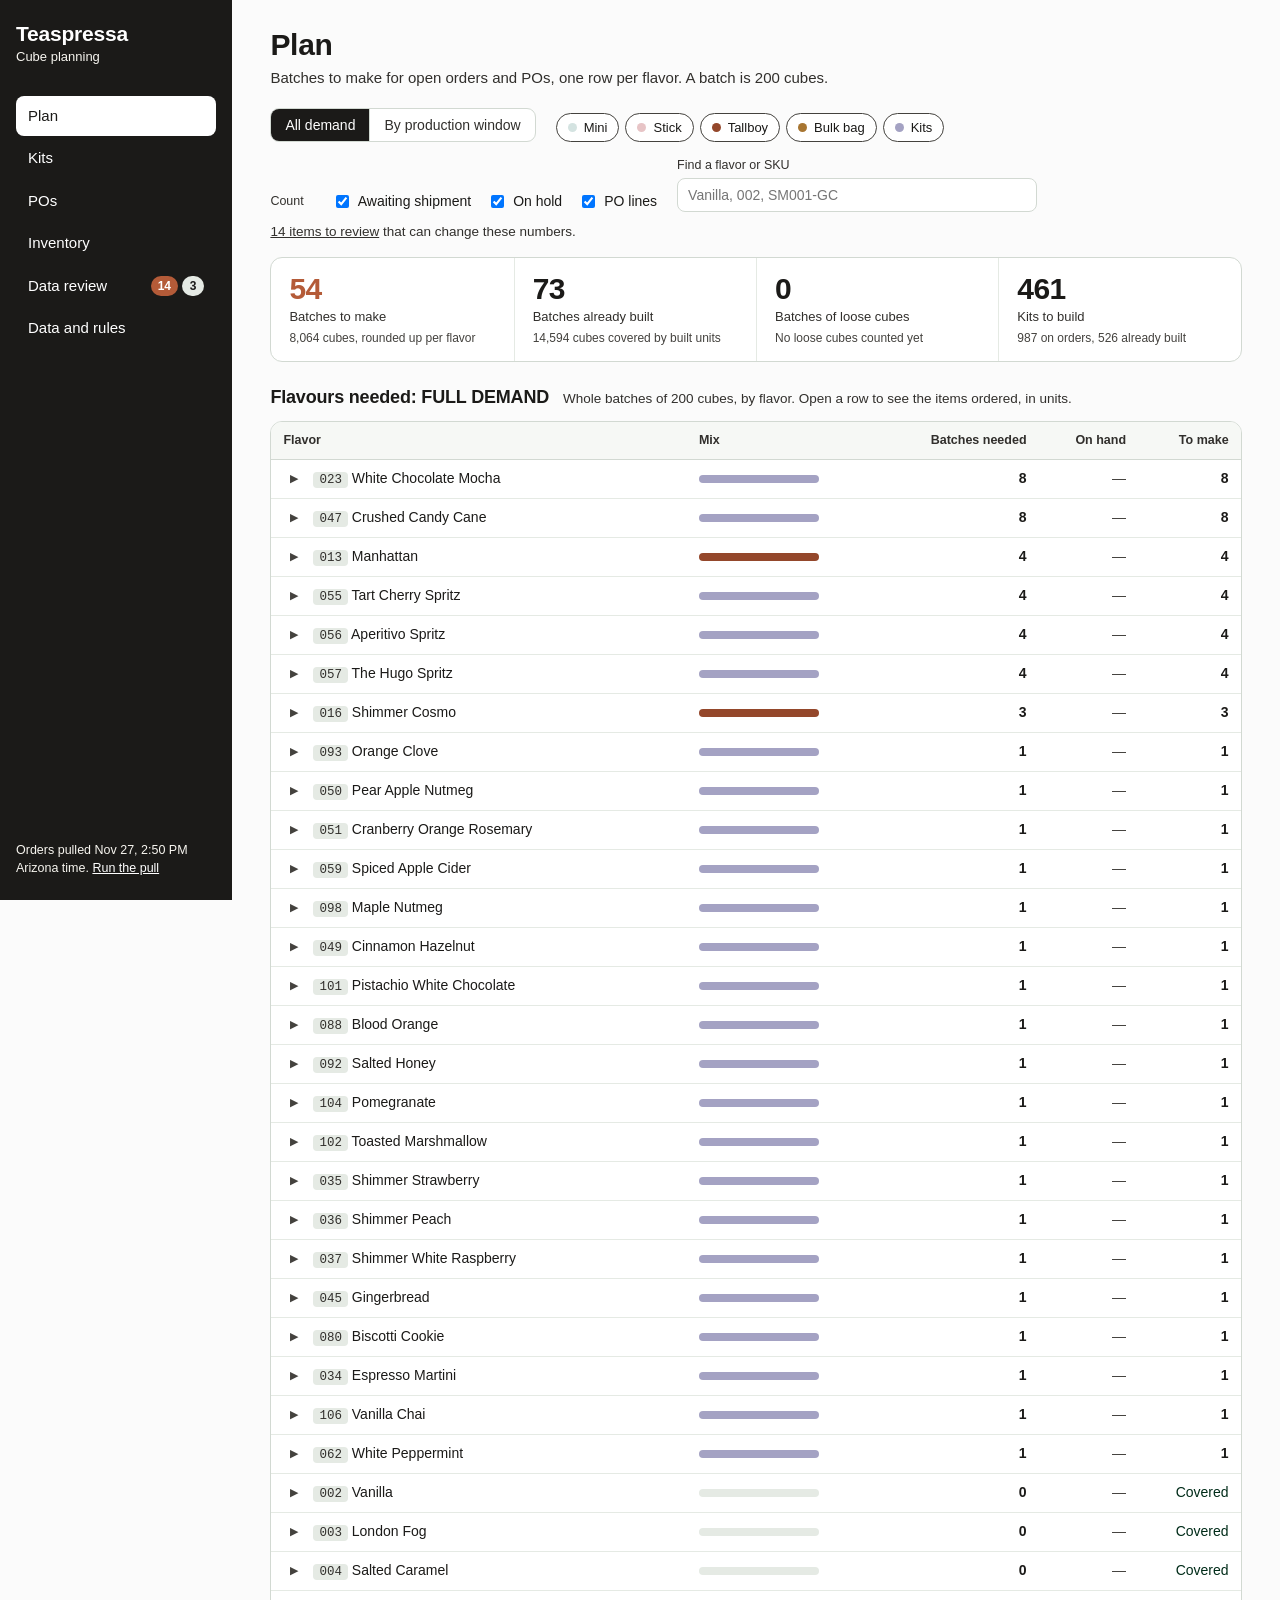
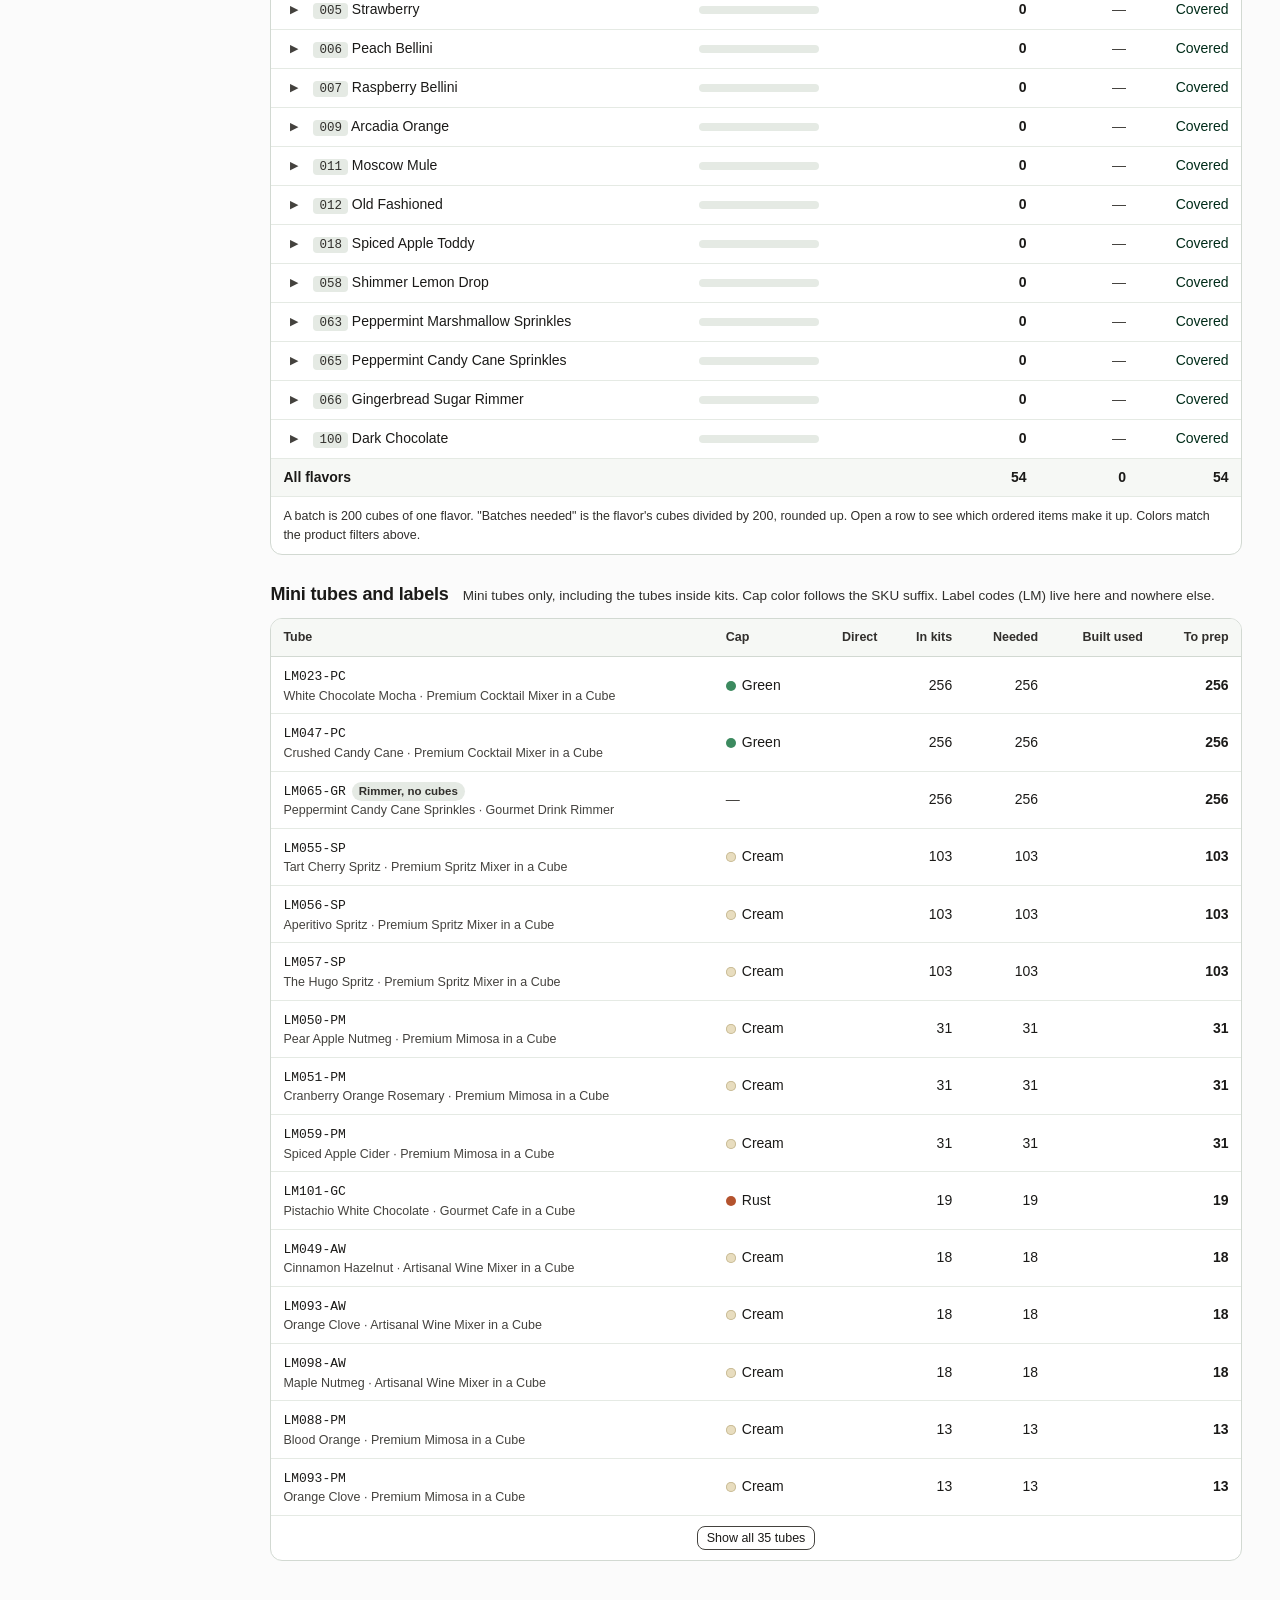
<file: index.html>
<!DOCTYPE html>
<html lang="en">
<head>
  <meta charset="utf-8">
  <meta name="viewport" content="width=device-width, initial-scale=1, viewport-fit=cover">
  <title>Cube planning</title>
  <link rel="preconnect" href="https://fonts.googleapis.com">
  <link rel="preconnect" href="https://fonts.gstatic.com" crossorigin>
  <link rel="stylesheet" href="https://fonts.googleapis.com/css2?family=Bricolage+Grotesque:wght@500;700&family=Hanken+Grotesk:wght@400;500;600&display=swap">
  <link rel="stylesheet" href="css/app.css">
</head>
<body>
<a class="skip" href="#main">Skip to content</a>
<div class="shell">

  <aside class="rail">
    <div class="brand"><b>Teaspressa</b><span>Cube planning</span></div>
    <nav id="nav" aria-label="Pages">
      <a href="#plan" data-view="plan">Plan</a>
      <a href="#kits" data-view="kits">Kits</a>
      <a href="#pos" data-view="pos">POs</a>
      <a href="#inventory" data-view="inventory">Inventory</a>
      <a href="#review" data-view="review">Data review <span class="badges"><span class="badge" id="badge" hidden></span><span class="badge soft" id="badge2" hidden></span></span></a>
      <a href="#data" data-view="data">Data and rules</a>
    </nav>
    <div class="fresh" id="fresh"></div>
  </aside>

  <main id="main">
    <div class="err" id="err" role="alert" hidden></div>

    <!-- PLAN -->
    <section id="v-plan" data-page="plan" hidden>
      <header class="head">
        <h1>Plan</h1>
        <p>Batches to make for open orders and POs, one row per flavor. A batch is 200 cubes.</p>
      </header>

      <div class="toolbar">
        <div class="seg" role="group" aria-label="View">
          <button type="button" data-act="mode" data-mode="all" aria-pressed="true">All demand</button>
          <button type="button" data-act="mode" data-mode="window" aria-pressed="false">By production window</button>
        </div>
        <div class="chips" role="group" aria-label="Product types" id="typeChips"></div>
      </div>
      <div class="toolbar">
        <fieldset class="checks">
          <legend>Count</legend>
          <label><input type="checkbox" class="st" value="awaiting_shipment" checked> Awaiting shipment</label>
          <label><input type="checkbox" class="st" value="on_hold" checked> On hold</label>
          <label><input type="checkbox" id="incPO" checked> PO lines</label>
        </fieldset>
        <label class="search"><span>Find a flavor or SKU</span><input type="search" id="q" placeholder="Vanilla, 002, SM001-GC"></label>
      </div>

      <div id="notes"></div>
      <div class="tally" id="tally" aria-live="polite"></div>

      <section class="block">
        <div class="block-h"><h2 id="planTitle">What to make</h2><p id="planNote"></p></div>
        <div id="flavorTable" class="scroll"></div>
      </section>

      <section class="block">
        <div class="block-h"><h2>Mini tubes and labels</h2><p>Mini tubes only, including the tubes inside kits. Cap color follows the SKU suffix. Label codes (LM) live here and nowhere else.</p></div>
        <div id="prepTable" class="scroll"></div>
      </section>
    </section>

    <!-- KITS -->
    <section id="v-kits" data-page="kits" hidden>
      <header class="head">
        <h1>Kits</h1>
        <p>Which kits to build, the Mini SKUs inside each one, and what's already built.</p>
        <p><button type="button" class="btn sm" data-act="jump" data-to="kitTubesBlock">Jump to tubes to make</button></p>
      </header>
      <div class="toolbar">
        <div class="seg" role="group" aria-label="Show kits">
          <button type="button" data-act="kitfilter" data-f="all" aria-pressed="true">All kits</button>
          <button type="button" data-act="kitfilter" data-f="build" aria-pressed="false">Needs building</button>
          <button type="button" data-act="kitfilter" data-f="blocked" aria-pressed="false">Flagged</button>
        </div>
        <label class="search"><span>Find a kit, Mini SKU, or flavor</span><input type="search" id="kitQ" placeholder="GS102, SM001-GC, vanilla"></label>
      </div>
      <div class="tally" id="kitTally"></div>
      <div id="kitList"></div>
      <section class="block" id="kitTubesBlock">
        <div class="block-h"><h2>Tubes to make and label for kits</h2><p>Tubes by Mini SKU, after built kits and built Minis. Batches count every cube of a flavor together, across kits and label variants.</p>
          <button type="button" class="btn sm quiet" data-act="jump" data-to="main">Back to top</button></div>
        <div id="kitTubes" class="scroll"></div>
      </section>
    </section>

    <!-- POS -->
    <section id="v-pos" data-page="pos" hidden>
      <header class="head">
        <h1>POs</h1>
        <p>One PO at a time: the SKUs, kits, tubes and batches it takes on its own. POs are also counted in the Plan and Kits.</p>
      </header>
      <div id="poNote"></div>
      <section class="block"><div class="block-h"><h2>Open POs</h2><p>Choose one to see its detail. Update PO lines in <code>data/csv/po_lines.csv</code>.</p></div><div id="poOverview" class="scroll"></div></section>
      <div id="poDetail"></div>
    </section>

    <!-- INVENTORY -->
    <section id="v-inventory" data-page="inventory" hidden>
      <header class="head">
        <h1>Inventory</h1>
        <p>What's built and ready, and how many cubes you have to make more.</p>
      </header>
      <div class="note">Counts live in this browser until you download them and commit the CSVs to <code>data/csv</code>. The long-term inventory source is still open, so this page starts with counts you type or upload.</div>
      <div class="toolbar">
        <label class="search"><span>Find a SKU or flavor</span><input type="search" id="invQ" placeholder="SM001-GC, GS102, vanilla"></label>
        <fieldset class="checks"><legend>Show</legend><label><input type="checkbox" id="invOnly" checked> Only what's on order</label></fieldset>
        <div class="btns">
          <button type="button" class="btn" data-act="upload" data-kind="built">Upload built counts</button>
          <button type="button" class="btn" data-act="upload" data-kind="cubes">Upload cube counts</button>
          <button type="button" class="btn" data-act="dl-inv" data-kind="built">Download built</button>
          <button type="button" class="btn" data-act="dl-inv" data-kind="cubes">Download cubes</button>
        </div>
      </div>
      <div class="err" id="invErr" role="alert" hidden></div>
      <div id="invNotes"></div>
      <div class="two">
        <section class="block">
          <div class="block-h"><h2>Built and ready</h2><p>Finished units. Type a count, or +6 and -6 to adjust. Legacy is an older, unlabeled Mini under a short SKU. It is not used for new SKUs or kits.</p></div>
          <div id="builtTable" class="scroll"></div>
          <div id="legacyBlock"></div>
        </section>
        <section class="block">
          <div class="block-h"><h2>Cubes by flavor</h2><p>Made and loose. Shows what they could make.</p></div>
          <div id="cubesTable" class="scroll"></div>
        </section>
      </div>
      <section class="block">
        <div class="block-h"><h2>Edits in this browser</h2></div>
        <div id="invLog"></div>
      </section>
    </section>

    <!-- REVIEW -->
    <section id="v-review" data-page="review" hidden>
      <header class="head">
        <h1>Data review</h1>
        <p>Things to check in the product, kit and order data. The first group can change the numbers. The second can be fixed over time.</p>
      </header>
      <div id="reviewBody"></div>
    </section>

    <!-- DATA -->
    <section id="v-data" data-page="data" hidden>
      <header class="head">
        <h1>Data and rules</h1>
        <p>Where the numbers come from, and the rules and tables behind them. Things to fix are on the Data review page.</p>
      </header>
      <section class="block"><div class="block-h"><h2>Sources</h2><p>Repo files load automatically. An upload or edit replaces a file in this browser only.</p></div><div id="sources" class="sources"></div></section>
      <section class="block"><div class="block-h"><h2>Planning rules</h2><p>Batch size, production windows, and how Faire orders are counted.</p></div><div id="rules"></div></section>
      <section class="block"><div class="block-h"><h2>Products</h2><p>Flavor, cubes per unit, label code, and whether a SKU counts in the plan.</p></div>
        <div class="toolbar"><label class="search"><span>Find a product</span><input type="search" id="prodQ" placeholder="SKU or name"></label></div>
        <div id="products" class="scroll"></div></section>
      <section class="block"><div class="block-h"><h2>Kit components</h2><p>The tubes inside each kit. The Mini SKU comes from the label code. Kit-only Minis aren't in products, and that's fine.</p></div>
        <div class="toolbar"><label class="search"><span>Find a kit, tube, or Mini SKU</span><input type="search" id="compQ" placeholder="GS102, LM001-GC"></label></div>
        <div id="components" class="scroll"></div></section>
      <section class="block"><div class="block-h"><h2>Flavors</h2><p>A flavor code is a recipe. If two codes are the same recipe, say so in "Same recipe as" and they share batches.</p></div>
        <div class="toolbar"><label class="search"><span>Find a flavor</span><input type="search" id="flavQ" placeholder="Code or name"></label>
          <fieldset class="checks"><legend>Show</legend><label><input type="checkbox" id="flavMissing" checked> Only flavors missing a name</label></fieldset></div>
        <div id="flavors" class="scroll"></div></section>
      <details class="fold block"><summary><h2>SKU aliases</h2><span id="aliasCount" class="muted"></span></summary><p class="fold-note">Old or alternate SKUs are matched in the background. You only need this list to remove one.</p><div id="aliases" class="scroll"></div></details>
    </section>
  </main>
</div>
<input type="file" id="fileIn" accept=".csv,text/csv" hidden>
<script src="js/core.js"></script>
<script src="js/app.js"></script>
</body>
</html>
</file>
<file: css/app.css>
:root {
  --paper: #FBFBFB;
   --card: #FFFFFF; 
   --ink: #1B1A18; 
   --ink2: #312f2c;
    --ink3: #44423e;

  --line: #D2D9D2; 
  --line2: #E5EAE4;
  --deep: #1B1A18; 
  --deep2: #191817;
   --on-deep: #FFFFFF; 
   --on-deep2: #F8F6F0;

  --green: #002C19;
   --green-bg: #95A699; 
   --rust: #B45B38; --rust-bg: #F8EFEB; --amber: #B45B38; --amber-bg: #F8EFEB; --focus: #F68E2D;
  --t-mini: #D4E3E1; --t-stick: #E7C4C6; --t-tallboy: #94472B; --t-bulk: #A77531; --t-kit: #A4A2C3;
  --display: sans-serif;
  --body: sans-serif;
  --mono: monospace;
}
* { box-sizing: border-box; }
html { -webkit-text-size-adjust: 100%; }
body { margin: 0; background: var(--paper); color: var(--ink); font: 400 15px/1.5 var(--body); }
h1, h2 { font-family: var(--display); font-weight: 700; margin: 0; letter-spacing: -0.01em; }
h1 { font-size: 30px; line-height: 1.1; }
h2 { font-size: 18px; }
p { margin: 0; }
code { font-family: var(--mono); font-size: 13px; background: var(--line2); padding: 1px 5px; border-radius: 4px; }
a { color: var(--green); }
:focus-visible { outline: 2px solid var(--focus); outline-offset: 2px; }
[hidden] { display: none !important; }
.skip { position: absolute; left: -999px; top: 8px; background: var(--card); padding: 8px 12px; z-index: 10; }
.skip:focus { left: 8px; }

/* Layout: rail + page */
.shell { display: grid; grid-template-columns: 232px minmax(0, 1fr); min-height: 100vh; }
.rail { background: var(--deep); color: var(--on-deep); padding: 22px 16px; display: flex; flex-direction: column; gap: 28px; position: sticky; top: 0; height: 100vh; }
.brand b { display: block; font: 700 21px/1.1 var(--display); letter-spacing: -0.01em; }
.brand span { font-size: 13px; color: var(--on-deep2); }
#nav { display: flex; flex-direction: column; gap: 2px; }
#nav a { color: var(--on-deep); text-decoration: none; padding: 9px 12px; border-radius: 8px; font-weight: 500; display: flex; justify-content: space-between; align-items: center; }
#nav a:hover { background: var(--deep2); }
#nav a[aria-current="page"] { background: var(--on-deep); color: var(--deep); }
.badge { background: var(--rust); color: #fff; font-size: 12px; font-weight: 600; min-width: 22px; text-align: center; padding: 1px 7px; border-radius: 99px; }
.fresh { margin-top: auto; font-size: 12.5px; color: var(--on-deep2); line-height: 1.5; }
.fresh a { color: var(--on-deep); }
main { padding: 28px clamp(16px, 3vw, 40px) 64px; min-width: 0; max-width: 1400px; }
.head { margin-bottom: 18px; }
.head p { color: var(--ink2); margin-top: 6px; }

/* Controls */
.toolbar { display: flex; flex-wrap: wrap; gap: 12px 20px; align-items: flex-end; margin-bottom: 14px; }
.seg { display: inline-flex; border: 1px solid var(--line); border-radius: 9px; background: var(--card); overflow: hidden; }
.seg button { font: 500 14px var(--body); padding: 8px 14px; border: 0; background: transparent; color: var(--ink2); cursor: pointer; }
.seg button + button { border-left: 1px solid var(--line); }
.seg button[aria-pressed="true"] { background: var(--deep); color: var(--on-deep); }
.chips { display: flex; flex-wrap: wrap; gap: 6px; }
.chip { font: 500 13px var(--body); display: inline-flex; align-items: center; gap: 7px; padding: 6px 11px; border: 1px solid var(--line); border-radius: 99px; background: var(--card); color: var(--ink2); cursor: pointer; }
.chip i { width: 9px; height: 9px; border-radius: 50%; background: var(--c); }
.chip[aria-pressed="false"] { opacity: .55; }
.chip[aria-pressed="false"] i { background: transparent; box-shadow: inset 0 0 0 1.5px var(--c); }
.chip[aria-pressed="true"] { color: var(--ink); border-color: var(--ink3); }
.checks { border: 0; padding: 0; margin: 0; display: flex; flex-wrap: wrap; gap: 4px 16px; align-items: center; font-size: 14px; }
.checks legend { font-size: 12.5px; color: var(--ink2); padding: 0; margin-bottom: 4px; float: left; margin-right: 12px; margin-bottom: 0; line-height: 1.5; }
.checks label { display: inline-flex; align-items: center; gap: 6px; cursor: pointer; }
.search { display: flex; flex-direction: column; gap: 4px; font-size: 12.5px; color: var(--ink2); flex: 1; min-width: 200px; max-width: 360px; }
input[type=search], input[type=text], input[type=number], select { font: 400 14px var(--body); padding: 8px 10px; border: 1px solid var(--line); border-radius: 8px; background: var(--card); color: var(--ink); min-width: 0; }
.btns { display: flex; flex-wrap: wrap; gap: 8px; margin-left: auto; }
.btn { font: 500 13.5px var(--body); padding: 7px 12px; border: 1px solid var(--ink3); border-radius: 8px; background: var(--card); color: var(--ink); cursor: pointer; }
.btn:hover { background: var(--line2); }
.btn.primary { background: var(--deep); color: var(--on-deep); border-color: var(--deep); }
.btn.sm { padding: 4px 9px; font-size: 12.5px; }
.btn.quiet { border-color: var(--line); color: var(--ink2); }

/* Notices */
.note, .warn { font-size: 14px; padding: 10px 14px; border-radius: 9px; margin-bottom: 14px; background: var(--card); border: 1px solid var(--line); color: var(--ink2); }
.warn { background: var(--amber-bg); border-color: #E3D09A; color: #4F3706; }
.err { background: var(--rust-bg); border: 1px solid #E5B9A5; color: #6B2B14; padding: 10px 14px; border-radius: 9px; margin-bottom: 14px; }
.warn p + p { margin-top: 4px; }

/* Tally strip */
.tally { display: grid; grid-template-columns: repeat(4, minmax(0, 1fr)); background: var(--card); border: 1px solid var(--line); border-radius: 12px; margin-bottom: 22px; }
.tally > div { padding: 14px 18px; border-left: 1px solid var(--line2); min-width: 0; }
.tally > div:first-child { border-left: 0; }
.tally b { display: block; font: 700 30px/1.1 var(--display); font-variant-numeric: tabular-nums; letter-spacing: -0.02em; }
.tally span { font-size: 13px; color: var(--ink2); }
.tally small { display: block; font-size: 12px; color: var(--ink3); margin-top: 2px; }
.tally .bad b { color: var(--rust); }

/* Blocks and tables */
.block { margin-bottom: 26px; }
.block-h { display: flex; flex-wrap: wrap; align-items: baseline; gap: 4px 14px; margin-bottom: 10px; }
.block-h p { font-size: 13.5px; color: var(--ink2); }
.scroll { overflow-x: auto; background: var(--card); border: 1px solid var(--line); border-radius: 12px; }
table { width: 100%; border-collapse: collapse; font-size: 14px; font-variant-numeric: tabular-nums; }
th { text-align: left; font-weight: 600; font-size: 12.5px; color: var(--ink2); padding: 9px 12px; border-bottom: 1px solid var(--line); background: #F6F8F5; white-space: nowrap; }
td { padding: 8px 12px; border-bottom: 1px solid var(--line2); vertical-align: middle; }
tr:last-child td { border-bottom: 0; }
th.num, td.num { text-align: right; }
td.num.strong { font-weight: 600; }
td.muted, .muted { color: var(--ink3); }
tr.frow:hover td { background: #F8FAF7; }
tr.total td { background: #F6F8F5; font-weight: 600; }
tr.drow > td { background: #F6F8F5; padding: 6px 12px 12px 44px; }
tr.drow table { font-size: 13px; background: var(--card); border: 1px solid var(--line2); border-radius: 8px; }
.fcell { display: flex; align-items: center; gap: 8px; }
.twist { width: 22px; height: 22px; border: 0; background: transparent; color: var(--ink3); cursor: pointer; border-radius: 6px; font-size: 11px; padding: 0; transition: transform .12s; }
.twist[aria-expanded="true"] { transform: rotate(90deg); }
.fcode { font-family: var(--mono); font-size: 12.5px; color: var(--ink2); background: var(--line2); padding: 1px 6px; border-radius: 4px; }
.sku { font-family: var(--mono); font-size: 13px; }
.sub { display: block; font-size: 12.5px; color: var(--ink3); }
.tomake { font-weight: 700; }
.tomake.zero { color: var(--green); font-weight: 500; }
.mix { display: flex; height: 8px; width: 120px; border-radius: 4px; overflow: hidden; background: var(--line2); gap: 1px; }
.mix i { display: block; height: 100%; min-width: 2px; }
.tag { display: inline-block; font-size: 11.5px; font-weight: 600; padding: 1px 7px; border-radius: 99px; background: var(--line2); color: var(--ink2); margin-left: 6px; white-space: nowrap; }
.tag.ok { background: var(--green-bg); color: var(--green); }
.tag.warn { background: var(--amber-bg); color: var(--amber); }
.tag.bad { background: var(--rust-bg); color: var(--rust); }
.cap { display: inline-block; width: 10px; height: 10px; border-radius: 50%; margin-right: 6px; vertical-align: -1px; background: var(--line); }
.cap.rust { background: #B4532E; } .cap.green { background: #3C8A5F; } .cap.cream { background: #E8DDBF; box-shadow: inset 0 0 0 1px #C9BC97; }
.empty { padding: 22px; text-align: center; color: var(--ink2); }
.more { padding: 10px 12px; border-top: 1px solid var(--line2); text-align: center; }

/* Kits */
.kit { background: var(--card); border: 1px solid var(--line); border-radius: 12px; margin-bottom: 12px; overflow: hidden; }
.kit-h { display: flex; flex-wrap: wrap; align-items: center; gap: 8px 24px; padding: 12px 16px; }
.kit-id { flex: 1 1 260px; min-width: 0; }
.kit-id b { font: 700 17px var(--display); margin-right: 8px; }
.kit-id span { color: var(--ink2); font-size: 14px; }
.kit-n { display: flex; gap: 22px; margin: 0; }
.kit-n div { text-align: right; }
.kit-n dt { font-size: 12px; color: var(--ink2); }
.kit-n dd { margin: 0; font: 700 20px var(--display); font-variant-numeric: tabular-nums; }
.kit table { border-top: 1px solid var(--line2); table-layout: fixed; }
.kit th:first-child { width: 30%; }
.kit th:nth-child(n+3) { width: 104px; }
.kit th:last-child { width: 150px; }
td.nowrap { white-space: nowrap; }
.kit .nocontent { padding: 12px 16px; border-top: 1px solid var(--line2); color: var(--ink2); font-size: 14px; }

/* Inventory */
.two { display: grid; grid-template-columns: repeat(2, minmax(0, 1fr)); gap: 20px; align-items: start; }
input.cnt { width: 92px; text-align: right; font-variant-numeric: tabular-nums; padding: 5px 8px; }
input.cnt.flash { border-color: var(--rust); background: var(--rust-bg); }
.logrow { display: flex; gap: 12px; align-items: center; padding: 6px 0; border-bottom: 1px solid var(--line2); font-size: 14px; }

/* Data */
.sources { display: grid; grid-template-columns: repeat(auto-fill, minmax(280px, 1fr)); gap: 12px; }
.source { background: var(--card); border: 1px solid var(--line); border-radius: 12px; padding: 14px 16px; display: flex; flex-direction: column; gap: 6px; }
.source h3 { margin: 0; font: 700 16px var(--display); }
.source p { font-size: 13px; color: var(--ink2); }
.source .stat { font-size: 13px; }
.source .btns { margin: 6px 0 0; }
.formrow { display: flex; flex-wrap: wrap; gap: 8px; align-items: flex-end; padding: 10px 12px; border-top: 1px solid var(--line2); background: #F6F8F5; }
.formrow label { font-size: 12.5px; color: var(--ink2); display: flex; flex-direction: column; gap: 3px; }
td input[type=text], td input[type=number], td select { padding: 4px 7px; font-size: 13px; }
td input.w60 { width: 64px; } td input.w90 { width: 96px; } td input.w140 { width: 150px; }
.group-h { font: 700 14px var(--display); padding: 12px 12px 6px; color: var(--ink2); }

@media (max-width: 1000px) {
  .shell { grid-template-columns: 1fr; }
  .rail { position: static; height: auto; flex-direction: row; flex-wrap: wrap; align-items: center; gap: 12px 20px; padding: 12px 16px; }
  #nav { flex-direction: row; flex-wrap: wrap; }
  .fresh { margin: 0; flex-basis: 100%; }
  .two { grid-template-columns: 1fr; }
  .tally { grid-template-columns: repeat(2, minmax(0, 1fr)); }
  .tally > div:nth-child(3) { border-left: 0; }
  .tally > div:nth-child(n+3) { border-top: 1px solid var(--line2); }
  .btns { margin-left: 0; }
}
@media (prefers-reduced-motion: reduce) { * { transition: none !important; } }

/* ---- added: badges, quiet notes, review page, grouped tables, PO picker ---- */
.badges { display: inline-flex; gap: 4px; }
.badge.soft { background: var(--line2); color: var(--ink); }
#nav a[aria-current="page"] .badge.soft { background: var(--line); }
.quiet { font-size: 13.5px; color: var(--ink2); margin: -4px 0 14px; }
.quiet a, .quiet-link { color: var(--ink2); }
.quiet-link { font-size: 12.5px; margin-left: 8px; opacity: .8; }
.note-in { font-size: 12.5px; color: var(--ink2); padding: 10px 12px; border-top: 1px solid var(--line2); }
.head p + p { margin-top: 10px; }
tr.grp td { background: #F6F8F5; font-weight: 600; border-top: 1px solid var(--line); }
tr.sk td:first-child { padding-left: 28px; }
tr.pick { cursor: pointer; }
tr.pick.on td { background: var(--rust-bg); }
tr.pick:focus-visible { outline: 2px solid var(--focus); outline-offset: -2px; }
.fold > summary { cursor: pointer; display: flex; align-items: baseline; gap: 12px; list-style: none; }
.fold > summary::-webkit-details-marker { display: none; }
.fold > summary::before { content: "▶"; font-size: 11px; color: var(--ink3); transition: transform .12s; }
.fold[open] > summary::before { transform: rotate(90deg); }
.fold-note { font-size: 13.5px; color: var(--ink2); margin: 6px 0 10px; }
.rv-h { margin: 22px 0 10px; }
.rv-h:first-child { margin-top: 0; }
.rv { background: var(--card); border: 1px solid var(--line); border-radius: 12px; margin-bottom: 10px; overflow: hidden; }
.rv > summary { display: flex; justify-content: space-between; align-items: center; gap: 12px; padding: 12px 16px; cursor: pointer; list-style: none; font-weight: 600; }
.rv > summary::-webkit-details-marker { display: none; }
.rv > summary::before { content: "▶"; font-size: 11px; color: var(--ink3); margin-right: 10px; transition: transform .12s; }
.rv[open] > summary::before { transform: rotate(90deg); }
.rv-t { flex: 1; }
.rv-n { background: var(--line2); border-radius: 99px; padding: 1px 9px; font-size: 13px; }
.rv-hint { padding: 0 16px 10px; font-size: 13.5px; color: var(--ink2); }
.rv .scroll { border: 0; border-top: 1px solid var(--line2); border-radius: 0; }
.rv-body { padding: 0 16px 14px; }
.rv-body p { margin-bottom: 8px; font-size: 14px; }
.rv-body .scroll { border: 1px solid var(--line); border-radius: 10px; }
.dot { display: inline-block; width: 9px; height: 9px; border-radius: 50%; margin-right: 7px; }
.dnote { font-size: 12.5px; color: var(--ink2); margin: 8px 2px 0; }
</file>
